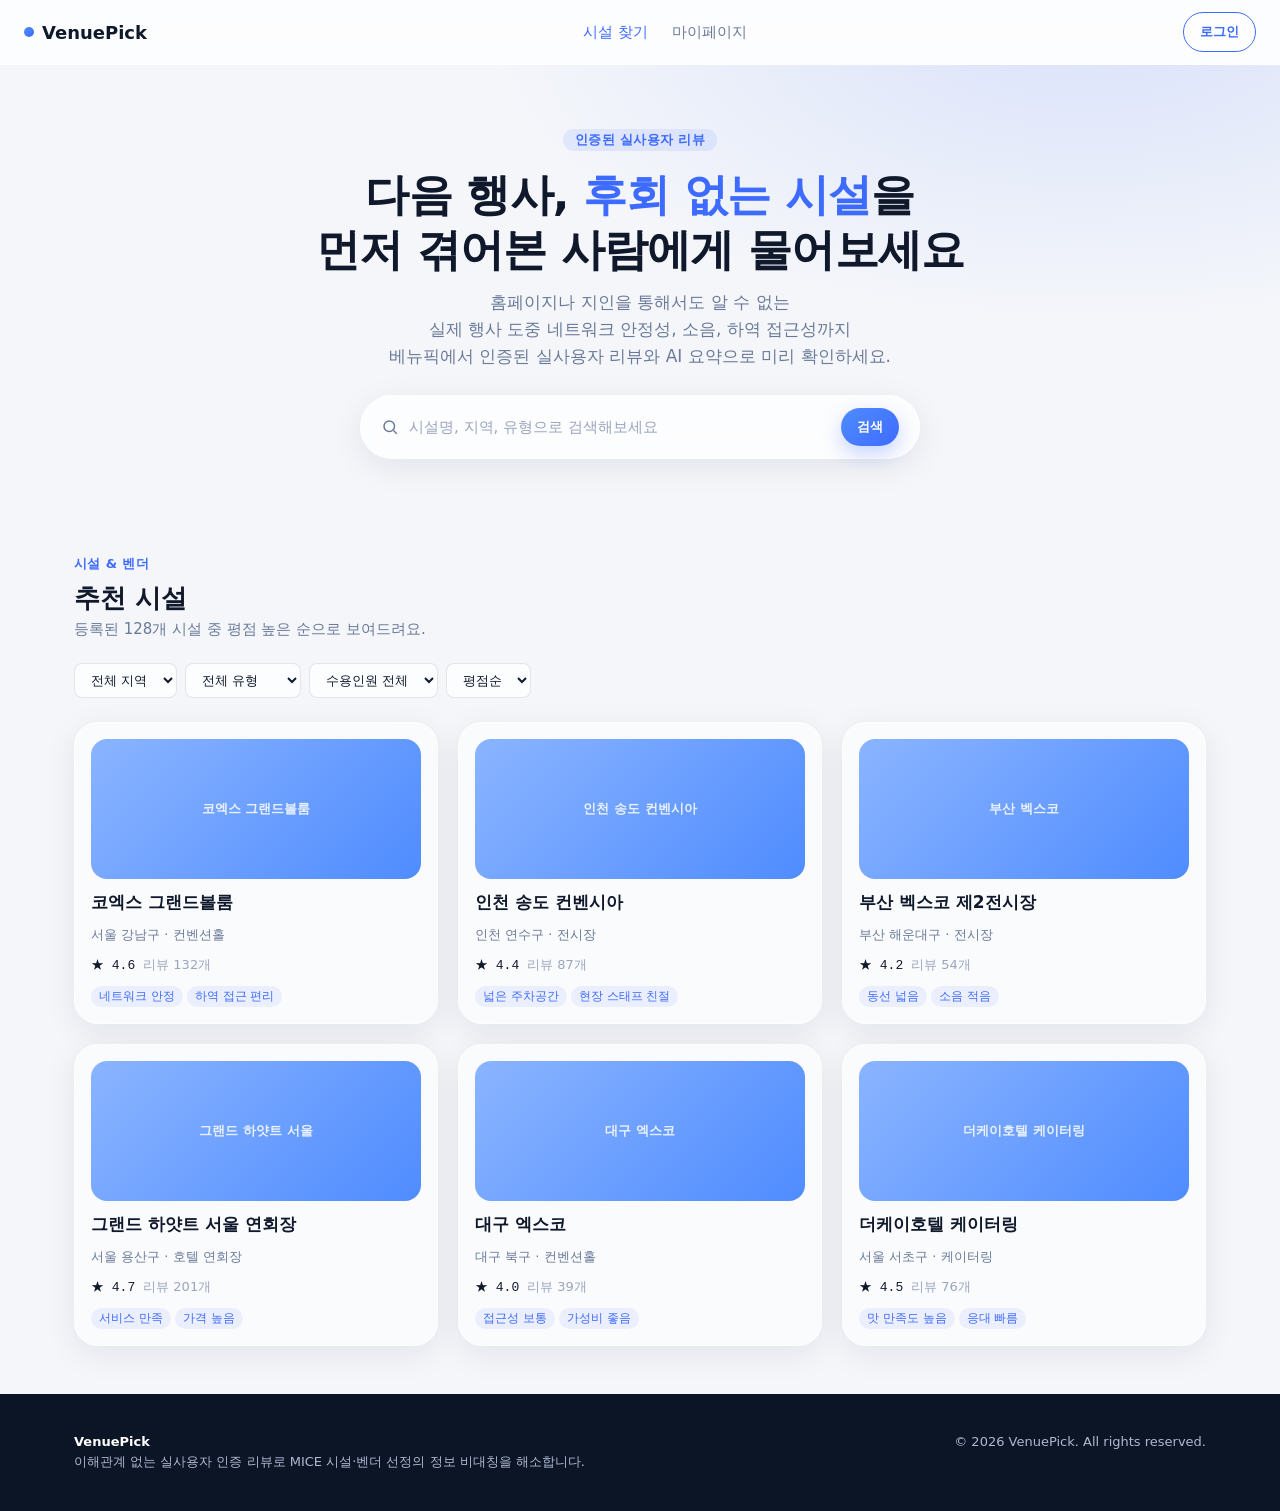
<file: 8:12베뉴픽/index.html>
<!doctype html>
<html lang="ko">
<head>
<meta charset="UTF-8" />
<meta name="viewport" content="width=device-width, initial-scale=1.0" />
<title>베뉴픽 | 이해관계 없는 실사용자 후기로 찾는 MICE 시설</title>
<meta name="description" content="PCO·이벤트 담당자를 위한 시설·벤더 비교 플랫폼. 인증된 실사용자 리뷰와 AI 요약으로 리스크 없는 선택을 하세요." />
<link rel="stylesheet" href="prototype/css/style.css" />
</head>
<body>

<nav class="nav-bar">
  <a href="index.html" class="nav-logo"><span class="dot"></span>VenuePick</a>
  <div class="nav-links">
    <a href="index.html" class="nav-link active">시설 찾기</a>
    <a href="prototype/mypage.html" class="nav-link">마이페이지</a>
  </div>
  <div class="nav-actions">
    <button class="btn btn-outline btn-sm">로그인</button>
  </div>
  <button class="nav-toggle" aria-label="메뉴 열기"></button>
</nav>

<header class="hero-band">
  <div class="hero-eyebrow">인증된 실사용자 리뷰</div>
  <h1 class="hero-title">다음 행사, <span>후회 없는 시설</span>을<br />먼저 겪어본 사람에게 물어보세요</h1>
  <p class="hero-sub">
    홈페이지나 지인을 통해서도 알 수 없는<br />
    실제 행사 도중 네트워크 안정성, 소음, 하역 접근성까지<br />
    베뉴픽에서 인증된 실사용자 리뷰와 AI 요약으로 미리 확인하세요.
  </p>
  <div class="hero-search-wrap">
    <div class="search-input">
      <svg width="18" height="18" viewBox="0 0 24 24" fill="none" stroke="currentColor" stroke-width="2"><circle cx="11" cy="11" r="7"/><path d="m21 21-4.3-4.3"/></svg>
      <input type="text" placeholder="시설명, 지역, 유형으로 검색해보세요" />
      <button class="btn btn-primary btn-sm">검색</button>
    </div>
  </div>
</header>

<main class="content-band">
  <div class="container">
    <div class="section-head">
      <div class="section-eyebrow">시설 & 벤더</div>
      <h2 class="section-title">추천 시설</h2>
      <p class="section-desc">등록된 128개 시설 중 평점 높은 순으로 보여드려요.</p>
    </div>

    <div class="filter-bar">
      <select class="filter-select">
        <option>전체 지역</option>
        <option>서울</option>
        <option>경기·인천</option>
        <option>부산</option>
        <option>대구·경북</option>
      </select>
      <select class="filter-select">
        <option>전체 유형</option>
        <option>컨벤션홀</option>
        <option>전시장</option>
        <option>케이터링</option>
        <option>호텔 연회장</option>
      </select>
      <select class="filter-select">
        <option>수용인원 전체</option>
        <option>~100명</option>
        <option>100~300명</option>
        <option>300~1000명</option>
        <option>1000명 이상</option>
      </select>
      <select class="filter-select">
        <option>평점순</option>
        <option>최신순</option>
      </select>
    </div>

    <div class="facility-grid" style="margin-top:24px;">

      <a href="prototype/facility.html" class="glass-card card-facility fade-up" style="text-decoration:none; color:inherit;">
        <div class="thumb">코엑스 그랜드볼룸</div>
        <h3 class="name">코엑스 그랜드볼룸</h3>
        <div class="region">서울 강남구 · 컨벤션홀</div>
        <div class="meta-row">
          <span class="rating-num">★ 4.6</span>
          <span class="review-count">리뷰 132개</span>
        </div>
        <div class="tag-row">
          <span class="tag-chip">네트워크 안정</span>
          <span class="tag-chip">하역 접근 편리</span>
        </div>
      </a>

      <a href="prototype/facility.html" class="glass-card card-facility fade-up" style="text-decoration:none; color:inherit;">
        <div class="thumb">인천 송도 컨벤시아</div>
        <h3 class="name">인천 송도 컨벤시아</h3>
        <div class="region">인천 연수구 · 전시장</div>
        <div class="meta-row">
          <span class="rating-num">★ 4.4</span>
          <span class="review-count">리뷰 87개</span>
        </div>
        <div class="tag-row">
          <span class="tag-chip">넓은 주차공간</span>
          <span class="tag-chip">현장 스태프 친절</span>
        </div>
      </a>

      <a href="prototype/facility.html" class="glass-card card-facility fade-up" style="text-decoration:none; color:inherit;">
        <div class="thumb">부산 벡스코</div>
        <h3 class="name">부산 벡스코 제2전시장</h3>
        <div class="region">부산 해운대구 · 전시장</div>
        <div class="meta-row">
          <span class="rating-num">★ 4.2</span>
          <span class="review-count">리뷰 54개</span>
        </div>
        <div class="tag-row">
          <span class="tag-chip">동선 넓음</span>
          <span class="tag-chip">소음 적음</span>
        </div>
      </a>

      <a href="prototype/facility.html" class="glass-card card-facility fade-up" style="text-decoration:none; color:inherit;">
        <div class="thumb">그랜드 하얏트 서울</div>
        <h3 class="name">그랜드 하얏트 서울 연회장</h3>
        <div class="region">서울 용산구 · 호텔 연회장</div>
        <div class="meta-row">
          <span class="rating-num">★ 4.7</span>
          <span class="review-count">리뷰 201개</span>
        </div>
        <div class="tag-row">
          <span class="tag-chip">서비스 만족</span>
          <span class="tag-chip">가격 높음</span>
        </div>
      </a>

      <a href="prototype/facility.html" class="glass-card card-facility fade-up" style="text-decoration:none; color:inherit;">
        <div class="thumb">대구 엑스코</div>
        <h3 class="name">대구 엑스코</h3>
        <div class="region">대구 북구 · 컨벤션홀</div>
        <div class="meta-row">
          <span class="rating-num">★ 4.0</span>
          <span class="review-count">리뷰 39개</span>
        </div>
        <div class="tag-row">
          <span class="tag-chip">접근성 보통</span>
          <span class="tag-chip">가성비 좋음</span>
        </div>
      </a>

      <a href="prototype/facility.html" class="glass-card card-facility fade-up" style="text-decoration:none; color:inherit;">
        <div class="thumb">더케이호텔 케이터링</div>
        <h3 class="name">더케이호텔 케이터링</h3>
        <div class="region">서울 서초구 · 케이터링</div>
        <div class="meta-row">
          <span class="rating-num">★ 4.5</span>
          <span class="review-count">리뷰 76개</span>
        </div>
        <div class="tag-row">
          <span class="tag-chip">맛 만족도 높음</span>
          <span class="tag-chip">응대 빠름</span>
        </div>
      </a>

    </div>

    <!-- 검색 결과 0건일 때 노출되는 empty-state 예시 (기본 숨김) -->
    <div class="glass-card empty-state" style="display:none; margin-top:24px;">
      <div class="icon">
        <svg width="24" height="24" viewBox="0 0 24 24" fill="none" stroke="currentColor" stroke-width="2"><circle cx="11" cy="11" r="7"/><path d="m21 21-4.3-4.3"/></svg>
      </div>
      <p>조건에 맞는 시설이 없어요</p>
      <button class="btn btn-outline btn-sm">필터 초기화</button>
    </div>
  </div>
</main>

<footer class="footer">
  <div class="container">
    <div>
      <div class="footer-brand">VenuePick</div>
      <div>이해관계 없는 실사용자 인증 리뷰로 MICE 시설·벤더 선정의 정보 비대칭을 해소합니다.</div>
    </div>
    <div>© 2026 VenuePick. All rights reserved.</div>
  </div>
</footer>

<script src="prototype/js/app.js"></script>
</body>
</html>
</file>
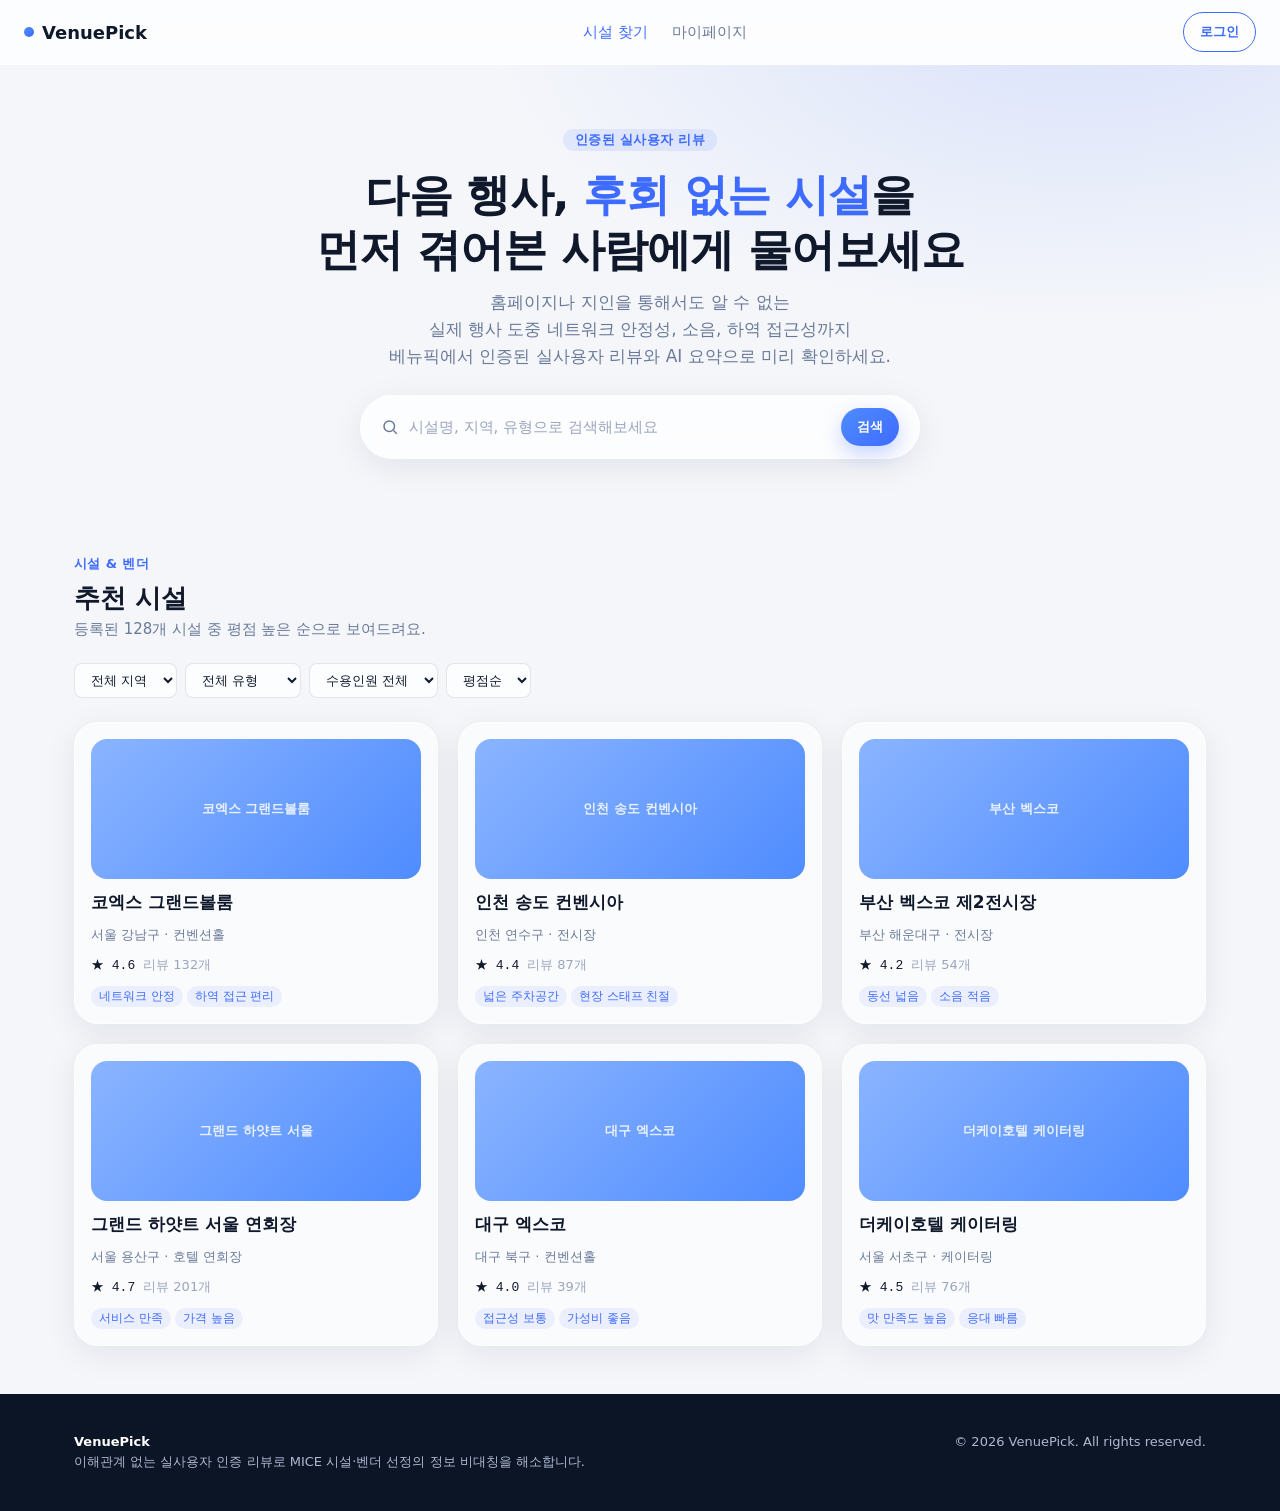
<file: 8:12베뉴픽/prototype/index.html>
<!doctype html>
<html lang="ko">
<head>
<meta charset="UTF-8" />
<meta name="viewport" content="width=device-width, initial-scale=1.0" />
<title>베뉴픽 | 이해관계 없는 실사용자 후기로 찾는 MICE 시설</title>
<meta name="description" content="PCO·이벤트 담당자를 위한 시설·벤더 비교 플랫폼. 인증된 실사용자 리뷰와 AI 요약으로 리스크 없는 선택을 하세요." />
<link rel="stylesheet" href="css/style.css" />
</head>
<body>

<nav class="nav-bar">
  <a href="index.html" class="nav-logo"><span class="dot"></span>VenuePick</a>
  <div class="nav-links">
    <a href="index.html" class="nav-link active">시설 찾기</a>
    <a href="mypage.html" class="nav-link">마이페이지</a>
  </div>
  <div class="nav-actions">
    <button class="btn btn-outline btn-sm">로그인</button>
  </div>
  <button class="nav-toggle" aria-label="메뉴 열기"></button>
</nav>

<header class="hero-band">
  <div class="hero-eyebrow">인증된 실사용자 리뷰</div>
  <h1 class="hero-title">다음 행사, <span>후회 없는 시설</span>을<br />먼저 겪어본 사람에게 물어보세요</h1>
  <p class="hero-sub">
    홈페이지나 지인을 통해서도 알 수 없는<br />
    실제 행사 도중 네트워크 안정성, 소음, 하역 접근성까지<br />
    베뉴픽에서 인증된 실사용자 리뷰와 AI 요약으로 미리 확인하세요.
  </p>
  <div class="hero-search-wrap">
    <div class="search-input">
      <svg width="18" height="18" viewBox="0 0 24 24" fill="none" stroke="currentColor" stroke-width="2"><circle cx="11" cy="11" r="7"/><path d="m21 21-4.3-4.3"/></svg>
      <input type="text" placeholder="시설명, 지역, 유형으로 검색해보세요" />
      <button class="btn btn-primary btn-sm">검색</button>
    </div>
  </div>
</header>

<main class="content-band">
  <div class="container">
    <div class="section-head">
      <div class="section-eyebrow">시설 & 벤더</div>
      <h2 class="section-title">추천 시설</h2>
      <p class="section-desc">등록된 128개 시설 중 평점 높은 순으로 보여드려요.</p>
    </div>

    <div class="filter-bar">
      <select class="filter-select">
        <option>전체 지역</option>
        <option>서울</option>
        <option>경기·인천</option>
        <option>부산</option>
        <option>대구·경북</option>
      </select>
      <select class="filter-select">
        <option>전체 유형</option>
        <option>컨벤션홀</option>
        <option>전시장</option>
        <option>케이터링</option>
        <option>호텔 연회장</option>
      </select>
      <select class="filter-select">
        <option>수용인원 전체</option>
        <option>~100명</option>
        <option>100~300명</option>
        <option>300~1000명</option>
        <option>1000명 이상</option>
      </select>
      <select class="filter-select">
        <option>평점순</option>
        <option>최신순</option>
      </select>
    </div>

    <div class="facility-grid" style="margin-top:24px;">

      <a href="facility.html" class="glass-card card-facility fade-up" style="text-decoration:none; color:inherit;">
        <div class="thumb">코엑스 그랜드볼룸</div>
        <h3 class="name">코엑스 그랜드볼룸</h3>
        <div class="region">서울 강남구 · 컨벤션홀</div>
        <div class="meta-row">
          <span class="rating-num">★ 4.6</span>
          <span class="review-count">리뷰 132개</span>
        </div>
        <div class="tag-row">
          <span class="tag-chip">네트워크 안정</span>
          <span class="tag-chip">하역 접근 편리</span>
        </div>
      </a>

      <a href="facility.html" class="glass-card card-facility fade-up" style="text-decoration:none; color:inherit;">
        <div class="thumb">인천 송도 컨벤시아</div>
        <h3 class="name">인천 송도 컨벤시아</h3>
        <div class="region">인천 연수구 · 전시장</div>
        <div class="meta-row">
          <span class="rating-num">★ 4.4</span>
          <span class="review-count">리뷰 87개</span>
        </div>
        <div class="tag-row">
          <span class="tag-chip">넓은 주차공간</span>
          <span class="tag-chip">현장 스태프 친절</span>
        </div>
      </a>

      <a href="facility.html" class="glass-card card-facility fade-up" style="text-decoration:none; color:inherit;">
        <div class="thumb">부산 벡스코</div>
        <h3 class="name">부산 벡스코 제2전시장</h3>
        <div class="region">부산 해운대구 · 전시장</div>
        <div class="meta-row">
          <span class="rating-num">★ 4.2</span>
          <span class="review-count">리뷰 54개</span>
        </div>
        <div class="tag-row">
          <span class="tag-chip">동선 넓음</span>
          <span class="tag-chip">소음 적음</span>
        </div>
      </a>

      <a href="facility.html" class="glass-card card-facility fade-up" style="text-decoration:none; color:inherit;">
        <div class="thumb">그랜드 하얏트 서울</div>
        <h3 class="name">그랜드 하얏트 서울 연회장</h3>
        <div class="region">서울 용산구 · 호텔 연회장</div>
        <div class="meta-row">
          <span class="rating-num">★ 4.7</span>
          <span class="review-count">리뷰 201개</span>
        </div>
        <div class="tag-row">
          <span class="tag-chip">서비스 만족</span>
          <span class="tag-chip">가격 높음</span>
        </div>
      </a>

      <a href="facility.html" class="glass-card card-facility fade-up" style="text-decoration:none; color:inherit;">
        <div class="thumb">대구 엑스코</div>
        <h3 class="name">대구 엑스코</h3>
        <div class="region">대구 북구 · 컨벤션홀</div>
        <div class="meta-row">
          <span class="rating-num">★ 4.0</span>
          <span class="review-count">리뷰 39개</span>
        </div>
        <div class="tag-row">
          <span class="tag-chip">접근성 보통</span>
          <span class="tag-chip">가성비 좋음</span>
        </div>
      </a>

      <a href="facility.html" class="glass-card card-facility fade-up" style="text-decoration:none; color:inherit;">
        <div class="thumb">더케이호텔 케이터링</div>
        <h3 class="name">더케이호텔 케이터링</h3>
        <div class="region">서울 서초구 · 케이터링</div>
        <div class="meta-row">
          <span class="rating-num">★ 4.5</span>
          <span class="review-count">리뷰 76개</span>
        </div>
        <div class="tag-row">
          <span class="tag-chip">맛 만족도 높음</span>
          <span class="tag-chip">응대 빠름</span>
        </div>
      </a>

    </div>

    <!-- 검색 결과 0건일 때 노출되는 empty-state 예시 (기본 숨김) -->
    <div class="glass-card empty-state" style="display:none; margin-top:24px;">
      <div class="icon">
        <svg width="24" height="24" viewBox="0 0 24 24" fill="none" stroke="currentColor" stroke-width="2"><circle cx="11" cy="11" r="7"/><path d="m21 21-4.3-4.3"/></svg>
      </div>
      <p>조건에 맞는 시설이 없어요</p>
      <button class="btn btn-outline btn-sm">필터 초기화</button>
    </div>
  </div>
</main>

<footer class="footer">
  <div class="container">
    <div>
      <div class="footer-brand">VenuePick</div>
      <div>이해관계 없는 실사용자 인증 리뷰로 MICE 시설·벤더 선정의 정보 비대칭을 해소합니다.</div>
    </div>
    <div>© 2026 VenuePick. All rights reserved.</div>
  </div>
</footer>

<script src="js/app.js"></script>
</body>
</html>
</file>
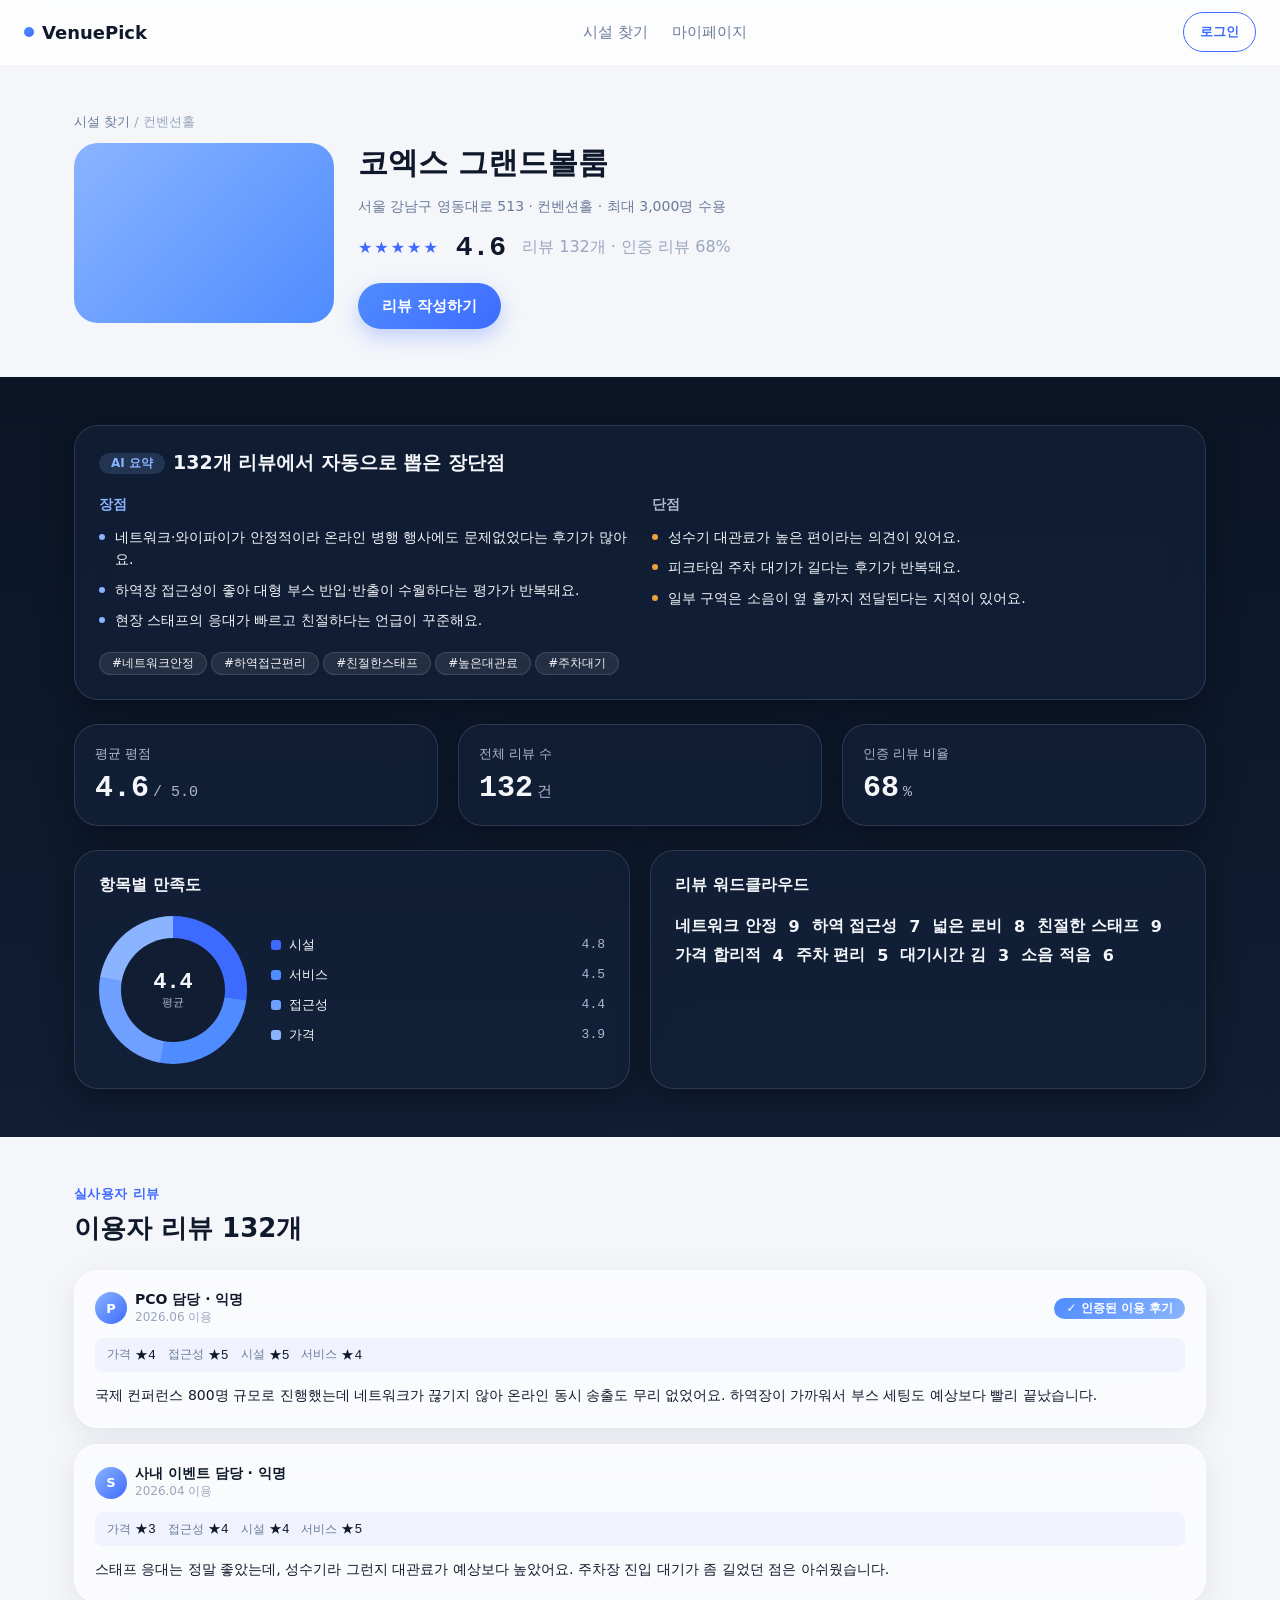
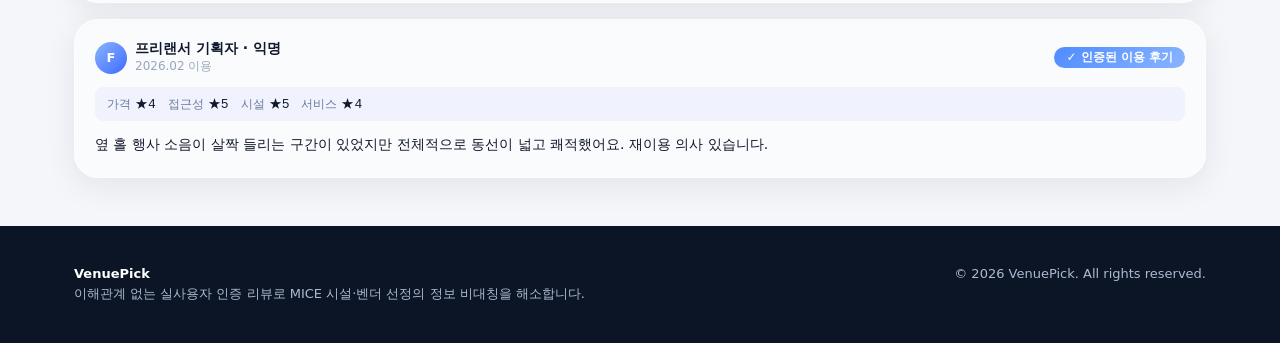
<file: 8:12베뉴픽/prototype/facility.html>
<!doctype html>
<html lang="ko">
<head>
<meta charset="UTF-8" />
<meta name="viewport" content="width=device-width, initial-scale=1.0" />
<title>코엑스 그랜드볼룸 | 베뉴픽</title>
<meta name="description" content="코엑스 그랜드볼룸 실사용자 인증 리뷰, AI 장단점 요약, 항목별 만족도 대시보드." />
<link rel="stylesheet" href="css/style.css" />
</head>
<body>

<nav class="nav-bar">
  <a href="index.html" class="nav-logo"><span class="dot"></span>VenuePick</a>
  <div class="nav-links">
    <a href="index.html" class="nav-link">시설 찾기</a>
    <a href="mypage.html" class="nav-link">마이페이지</a>
  </div>
  <div class="nav-actions">
    <button class="btn btn-outline btn-sm">로그인</button>
  </div>
  <button class="nav-toggle" aria-label="메뉴 열기"></button>
</nav>

<!-- 기본 정보 (라이트) -->
<main class="content-band">
  <div class="container">
    <div class="breadcrumb"><a href="index.html">시설 찾기</a> / 컨벤션홀</div>

    <div class="detail-header">
      <div class="detail-thumb"></div>
      <div class="detail-info">
        <h1 class="detail-title">코엑스 그랜드볼룸</h1>
        <p class="detail-sub">서울 강남구 영동대로 513 · 컨벤션홀 · 최대 3,000명 수용</p>
        <div class="detail-rating-row">
          <span class="stars">★★★★★</span>
          <span class="rating-num lg">4.6</span>
          <span class="review-count">리뷰 132개 · 인증 리뷰 68%</span>
        </div>
        <button class="btn btn-primary" data-open-review-modal>리뷰 작성하기</button>
      </div>
    </div>
  </div>
</main>

<!-- AI 요약 + 대시보드 (다크) -->
<section class="content-band-dark">
  <div class="container">

    <div class="glass-card-dark ai-summary-card fade-up">
      <div class="ai-summary-head">
        <span class="badge-ai">AI 요약</span>
        <h3>132개 리뷰에서 자동으로 뽑은 장단점</h3>
      </div>
      <div class="ai-summary-grid">
        <div class="ai-col pros">
          <h4>장점</h4>
          <ul>
            <li>네트워크·와이파이가 안정적이라 온라인 병행 행사에도 문제없었다는 후기가 많아요.</li>
            <li>하역장 접근성이 좋아 대형 부스 반입·반출이 수월하다는 평가가 반복돼요.</li>
            <li>현장 스태프의 응대가 빠르고 친절하다는 언급이 꾸준해요.</li>
          </ul>
        </div>
        <div class="ai-col cons">
          <h4>단점</h4>
          <ul>
            <li>성수기 대관료가 높은 편이라는 의견이 있어요.</li>
            <li>피크타임 주차 대기가 길다는 후기가 반복돼요.</li>
            <li>일부 구역은 소음이 옆 홀까지 전달된다는 지적이 있어요.</li>
          </ul>
        </div>
      </div>
      <div class="ai-keywords">
        <span class="ai-keyword">#네트워크안정</span>
        <span class="ai-keyword">#하역접근편리</span>
        <span class="ai-keyword">#친절한스태프</span>
        <span class="ai-keyword">#높은대관료</span>
        <span class="ai-keyword">#주차대기</span>
      </div>
    </div>

    <div class="stat-grid" style="margin-top:24px;">
      <div class="glass-card-dark stat-card fade-up">
        <div class="stat-label">평균 평점</div>
        <div class="stat-value">4.6<small>/ 5.0</small></div>
      </div>
      <div class="glass-card-dark stat-card fade-up">
        <div class="stat-label">전체 리뷰 수</div>
        <div class="stat-value">132<small>건</small></div>
      </div>
      <div class="glass-card-dark stat-card fade-up">
        <div class="stat-label">인증 리뷰 비율</div>
        <div class="stat-value">68<small>%</small></div>
      </div>
    </div>

    <div class="insight-grid">
      <div class="glass-card-dark chart-card fade-up" data-donut>
        <h4>항목별 만족도</h4>
        <div class="donut-wrap">
          <div class="donut" data-segments='[
            {"label":"시설","value":4.8,"color":"#3e6bff"},
            {"label":"서비스","value":4.5,"color":"#4f8cff"},
            {"label":"접근성","value":4.4,"color":"#6fa0ff"},
            {"label":"가격","value":3.9,"color":"#8ab4ff"}
          ]'>
            <div class="donut-center"><div class="num">4.4</div><div class="lbl">평균</div></div>
          </div>
          <div class="donut-legend"></div>
        </div>
      </div>

      <div class="glass-card-dark wordcloud-card fade-up">
        <h4>리뷰 워드클라우드</h4>
        <div class="wordcloud" data-words="네트워크 안정,9,하역 접근성,7,넓은 로비,8,친절한 스태프,9,가격 합리적,4,주차 편리,5,대기시간 김,3,소음 적음,6"></div>
      </div>
    </div>
  </div>
</section>

<!-- 리뷰 리스트 (라이트) -->
<section class="content-band">
  <div class="container">
    <div class="section-head">
      <div class="section-eyebrow">실사용자 리뷰</div>
      <h2 class="section-title">이용자 리뷰 132개</h2>
    </div>

    <div class="review-list">

      <div class="glass-card review-card fade-up">
        <div class="review-top">
          <div class="review-author">
            <div class="avatar">P</div>
            <div>
              <div class="review-name">PCO 담당 · 익명</div>
              <div class="review-meta">2026.06 이용</div>
            </div>
          </div>
          <span class="badge-verified">✓ 인증된 이용 후기</span>
        </div>
        <div class="review-rating-row">
          <span class="rating-chip">가격 <span class="rating-num">★4</span></span>
          <span class="rating-chip">접근성 <span class="rating-num">★5</span></span>
          <span class="rating-chip">시설 <span class="rating-num">★5</span></span>
          <span class="rating-chip">서비스 <span class="rating-num">★4</span></span>
        </div>
        <p class="review-body">국제 컨퍼런스 800명 규모로 진행했는데 네트워크가 끊기지 않아 온라인 동시 송출도 무리 없었어요. 하역장이 가까워서 부스 세팅도 예상보다 빨리 끝났습니다.</p>
      </div>

      <div class="glass-card review-card fade-up">
        <div class="review-top">
          <div class="review-author">
            <div class="avatar">S</div>
            <div>
              <div class="review-name">사내 이벤트 담당 · 익명</div>
              <div class="review-meta">2026.04 이용</div>
            </div>
          </div>
        </div>
        <div class="review-rating-row">
          <span class="rating-chip">가격 <span class="rating-num">★3</span></span>
          <span class="rating-chip">접근성 <span class="rating-num">★4</span></span>
          <span class="rating-chip">시설 <span class="rating-num">★4</span></span>
          <span class="rating-chip">서비스 <span class="rating-num">★5</span></span>
        </div>
        <p class="review-body">스태프 응대는 정말 좋았는데, 성수기라 그런지 대관료가 예상보다 높았어요. 주차장 진입 대기가 좀 길었던 점은 아쉬웠습니다.</p>
      </div>

      <div class="glass-card review-card fade-up">
        <div class="review-top">
          <div class="review-author">
            <div class="avatar">F</div>
            <div>
              <div class="review-name">프리랜서 기획자 · 익명</div>
              <div class="review-meta">2026.02 이용</div>
            </div>
          </div>
          <span class="badge-verified">✓ 인증된 이용 후기</span>
        </div>
        <div class="review-rating-row">
          <span class="rating-chip">가격 <span class="rating-num">★4</span></span>
          <span class="rating-chip">접근성 <span class="rating-num">★5</span></span>
          <span class="rating-chip">시설 <span class="rating-num">★5</span></span>
          <span class="rating-chip">서비스 <span class="rating-num">★4</span></span>
        </div>
        <p class="review-body">옆 홀 행사 소음이 살짝 들리는 구간이 있었지만 전체적으로 동선이 넓고 쾌적했어요. 재이용 의사 있습니다.</p>
      </div>

    </div>
  </div>
</section>

<footer class="footer">
  <div class="container">
    <div>
      <div class="footer-brand">VenuePick</div>
      <div>이해관계 없는 실사용자 인증 리뷰로 MICE 시설·벤더 선정의 정보 비대칭을 해소합니다.</div>
    </div>
    <div>© 2026 VenuePick. All rights reserved.</div>
  </div>
</footer>

<!-- 리뷰 작성 모달 -->
<div class="modal-overlay" id="reviewModal">
  <div class="modal-review">
    <div class="modal-head">
      <h3>리뷰 작성</h3>
      <button class="modal-close" data-close-modal aria-label="닫기">×</button>
    </div>

    <div class="form-group">
      <label class="form-label">카테고리별 평점</label>
      <div class="rating-input-row">
        <span class="cat-name">가격</span>
        <div class="star-picker" data-value="0">
          <button type="button">★</button><button type="button">★</button><button type="button">★</button><button type="button">★</button><button type="button">★</button>
        </div>
      </div>
      <div class="rating-input-row">
        <span class="cat-name">접근성</span>
        <div class="star-picker" data-value="0">
          <button type="button">★</button><button type="button">★</button><button type="button">★</button><button type="button">★</button><button type="button">★</button>
        </div>
      </div>
      <div class="rating-input-row">
        <span class="cat-name">시설</span>
        <div class="star-picker" data-value="0">
          <button type="button">★</button><button type="button">★</button><button type="button">★</button><button type="button">★</button><button type="button">★</button>
        </div>
      </div>
      <div class="rating-input-row">
        <span class="cat-name">서비스</span>
        <div class="star-picker" data-value="0">
          <button type="button">★</button><button type="button">★</button><button type="button">★</button><button type="button">★</button><button type="button">★</button>
        </div>
      </div>
    </div>

    <div class="form-group">
      <label class="form-label" for="reviewText">이용 경험을 남겨주세요 (최소 20자)</label>
      <textarea class="form-textarea" id="reviewText" placeholder="예: 네트워크가 안정적이었고, 하역장 접근이 편리했어요..."></textarea>
      <div class="char-counter">0 / 20자 이상</div>
    </div>

    <div class="form-group">
      <label class="form-label">이용 시기</label>
      <input type="month" class="filter-select" style="width:100%;" />
    </div>

    <div class="form-group">
      <label class="form-label">영수증·계약서 첨부 (선택 — 첨부 시 인증 뱃지 부여)</label>
      <label class="form-file">
        📎 파일을 선택하거나 여기로 끌어다 놓으세요
        <input type="file" class="form-file-input" accept="image/*,.pdf" hidden />
      </label>
      <div class="file-hint">이미지 또는 PDF, 5MB 이하</div>
      <div class="file-error"></div>
    </div>

    <div class="modal-actions">
      <button class="btn btn-ghost" data-close-modal>취소</button>
      <button class="btn btn-primary" data-submit-review disabled>제출하기</button>
    </div>
  </div>
</div>

<script src="js/app.js"></script>
</body>
</html>
</file>
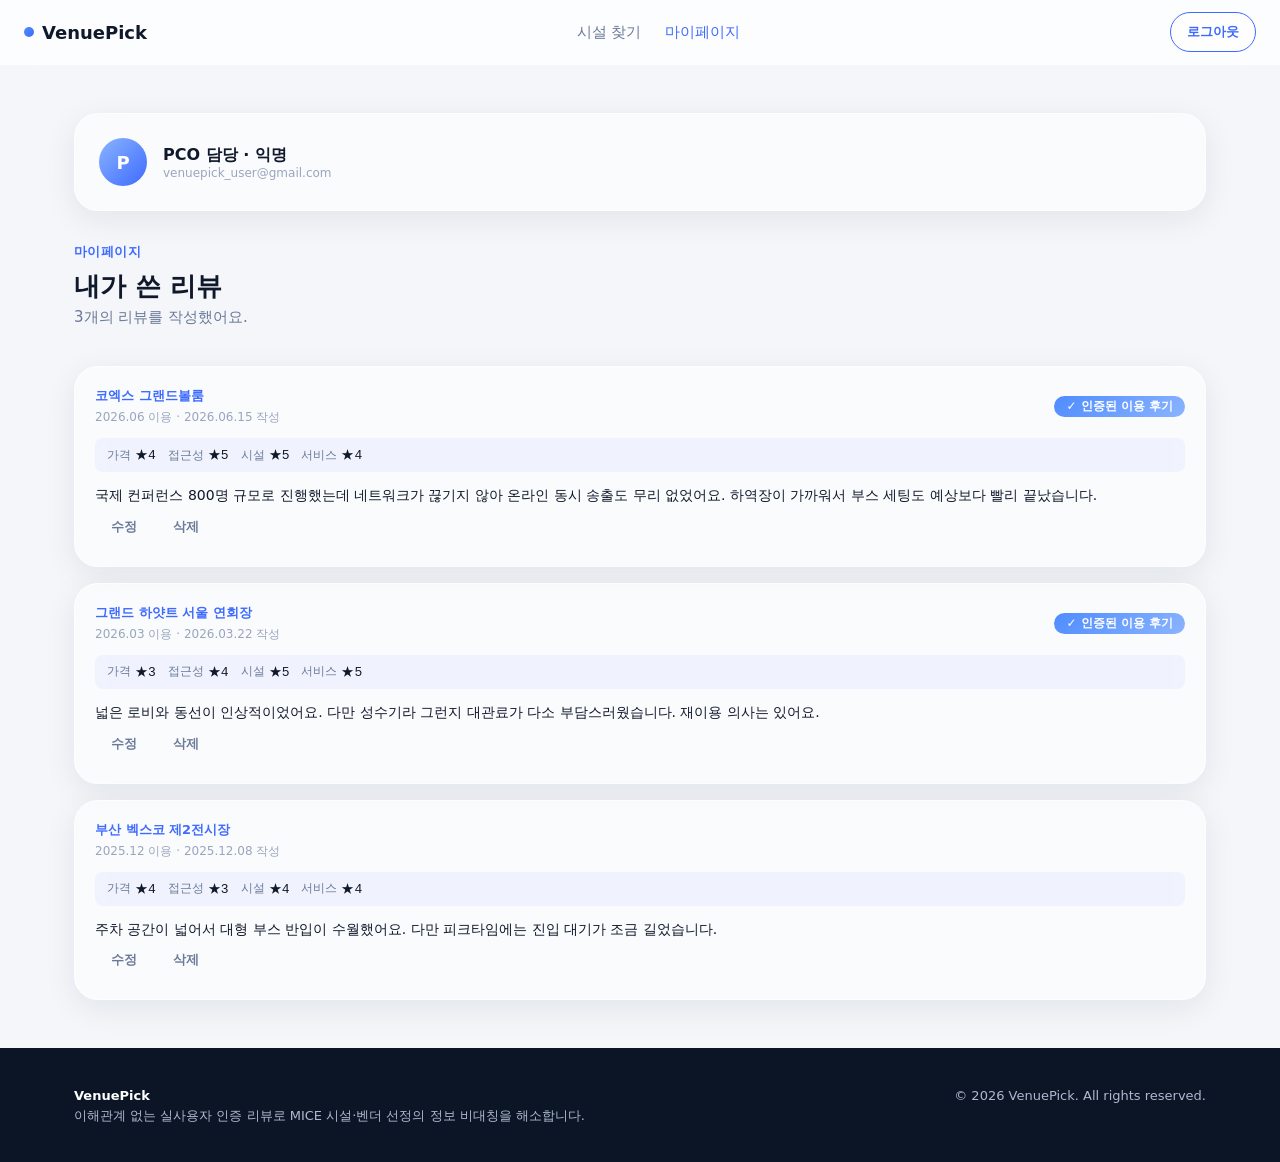
<file: 8:12베뉴픽/prototype/mypage.html>
<!doctype html>
<html lang="ko">
<head>
<meta charset="UTF-8" />
<meta name="viewport" content="width=device-width, initial-scale=1.0" />
<title>마이페이지 | 베뉴픽</title>
<meta name="description" content="내가 작성한 리뷰를 모아보고 수정·삭제할 수 있어요." />
<link rel="stylesheet" href="css/style.css" />
</head>
<body>

<nav class="nav-bar">
  <a href="index.html" class="nav-logo"><span class="dot"></span>VenuePick</a>
  <div class="nav-links">
    <a href="index.html" class="nav-link">시설 찾기</a>
    <a href="mypage.html" class="nav-link active">마이페이지</a>
  </div>
  <div class="nav-actions">
    <button class="btn btn-outline btn-sm">로그아웃</button>
  </div>
  <button class="nav-toggle" aria-label="메뉴 열기"></button>
</nav>

<main class="content-band">
  <div class="container">

    <div class="glass-card" style="padding:24px; display:flex; align-items:center; gap:16px; margin-bottom:32px;">
      <div class="avatar" style="width:48px; height:48px; font-size:18px;">P</div>
      <div>
        <div class="review-name" style="font-size:16px;">PCO 담당 · 익명</div>
        <div class="review-meta">venuepick_user@gmail.com</div>
      </div>
    </div>

    <div class="mypage-header">
      <div>
        <div class="section-eyebrow">마이페이지</div>
        <h2 class="section-title">내가 쓴 리뷰</h2>
        <p class="section-desc"><span id="myReviewCount">3</span>개의 리뷰를 작성했어요.</p>
      </div>
    </div>

    <div class="review-list" id="myReviewList">

      <div class="glass-card my-review-card fade-up"
           data-price="4" data-access="5" data-facility="5" data-service="4"
           data-month="2026-06"
           data-text="국제 컨퍼런스 800명 규모로 진행했는데 네트워크가 끊기지 않아 온라인 동시 송출도 무리 없었어요. 하역장이 가까워서 부스 세팅도 예상보다 빨리 끝났습니다.">
        <div class="review-top">
          <div>
            <div class="my-review-facility"><a href="facility.html">코엑스 그랜드볼룸</a></div>
            <div class="review-meta">2026.06 이용 · 2026.06.15 작성</div>
          </div>
          <span class="badge-verified">✓ 인증된 이용 후기</span>
        </div>
        <div class="review-rating-row">
          <span class="rating-chip">가격 <span class="rating-num">★4</span></span>
          <span class="rating-chip">접근성 <span class="rating-num">★5</span></span>
          <span class="rating-chip">시설 <span class="rating-num">★5</span></span>
          <span class="rating-chip">서비스 <span class="rating-num">★4</span></span>
        </div>
        <p class="review-body">국제 컨퍼런스 800명 규모로 진행했는데 네트워크가 끊기지 않아 온라인 동시 송출도 무리 없었어요. 하역장이 가까워서 부스 세팅도 예상보다 빨리 끝났습니다.</p>
        <div class="my-review-actions">
          <button class="btn btn-ghost btn-sm" data-edit-review>수정</button>
          <button class="btn btn-ghost btn-sm danger" data-delete-review>삭제</button>
        </div>
      </div>

      <div class="glass-card my-review-card fade-up"
           data-price="3" data-access="4" data-facility="5" data-service="5"
           data-month="2026-03"
           data-text="넓은 로비와 동선이 인상적이었어요. 다만 성수기라 그런지 대관료가 다소 부담스러웠습니다. 재이용 의사는 있어요.">
        <div class="review-top">
          <div>
            <div class="my-review-facility"><a href="facility.html">그랜드 하얏트 서울 연회장</a></div>
            <div class="review-meta">2026.03 이용 · 2026.03.22 작성</div>
          </div>
          <span class="badge-verified">✓ 인증된 이용 후기</span>
        </div>
        <div class="review-rating-row">
          <span class="rating-chip">가격 <span class="rating-num">★3</span></span>
          <span class="rating-chip">접근성 <span class="rating-num">★4</span></span>
          <span class="rating-chip">시설 <span class="rating-num">★5</span></span>
          <span class="rating-chip">서비스 <span class="rating-num">★5</span></span>
        </div>
        <p class="review-body">넓은 로비와 동선이 인상적이었어요. 다만 성수기라 그런지 대관료가 다소 부담스러웠습니다. 재이용 의사는 있어요.</p>
        <div class="my-review-actions">
          <button class="btn btn-ghost btn-sm" data-edit-review>수정</button>
          <button class="btn btn-ghost btn-sm danger" data-delete-review>삭제</button>
        </div>
      </div>

      <div class="glass-card my-review-card fade-up"
           data-price="4" data-access="3" data-facility="4" data-service="4"
           data-month="2025-12"
           data-text="주차 공간이 넓어서 대형 부스 반입이 수월했어요. 다만 피크타임에는 진입 대기가 조금 길었습니다.">
        <div class="review-top">
          <div>
            <div class="my-review-facility"><a href="facility.html">부산 벡스코 제2전시장</a></div>
            <div class="review-meta">2025.12 이용 · 2025.12.08 작성</div>
          </div>
        </div>
        <div class="review-rating-row">
          <span class="rating-chip">가격 <span class="rating-num">★4</span></span>
          <span class="rating-chip">접근성 <span class="rating-num">★3</span></span>
          <span class="rating-chip">시설 <span class="rating-num">★4</span></span>
          <span class="rating-chip">서비스 <span class="rating-num">★4</span></span>
        </div>
        <p class="review-body">주차 공간이 넓어서 대형 부스 반입이 수월했어요. 다만 피크타임에는 진입 대기가 조금 길었습니다.</p>
        <div class="my-review-actions">
          <button class="btn btn-ghost btn-sm" data-edit-review>수정</button>
          <button class="btn btn-ghost btn-sm danger" data-delete-review>삭제</button>
        </div>
      </div>

    </div>

    <div class="glass-card empty-state" id="myEmptyState" style="display:none; margin-top:24px;">
      <div class="icon">
        <svg width="24" height="24" viewBox="0 0 24 24" fill="none" stroke="currentColor" stroke-width="2"><path d="M12 20h9"/><path d="M16.5 3.5a2.1 2.1 0 0 1 3 3L7 19l-4 1 1-4Z"/></svg>
      </div>
      <p>아직 작성한 리뷰가 없어요</p>
      <a href="index.html" class="btn btn-outline btn-sm">시설 둘러보기</a>
    </div>

  </div>
</main>

<footer class="footer">
  <div class="container">
    <div>
      <div class="footer-brand">VenuePick</div>
      <div>이해관계 없는 실사용자 인증 리뷰로 MICE 시설·벤더 선정의 정보 비대칭을 해소합니다.</div>
    </div>
    <div>© 2026 VenuePick. All rights reserved.</div>
  </div>
</footer>

<!-- 리뷰 수정 모달 -->
<div class="modal-overlay" id="editReviewModal">
  <div class="modal-review">
    <div class="modal-head">
      <h3>리뷰 수정</h3>
      <button class="modal-close" data-close-edit-modal aria-label="닫기">×</button>
    </div>

    <div class="form-group">
      <label class="form-label">카테고리별 평점</label>
      <div class="rating-input-row">
        <span class="cat-name">가격</span>
        <div class="star-picker" data-key="price" data-value="0">
          <button type="button">★</button><button type="button">★</button><button type="button">★</button><button type="button">★</button><button type="button">★</button>
        </div>
      </div>
      <div class="rating-input-row">
        <span class="cat-name">접근성</span>
        <div class="star-picker" data-key="access" data-value="0">
          <button type="button">★</button><button type="button">★</button><button type="button">★</button><button type="button">★</button><button type="button">★</button>
        </div>
      </div>
      <div class="rating-input-row">
        <span class="cat-name">시설</span>
        <div class="star-picker" data-key="facility" data-value="0">
          <button type="button">★</button><button type="button">★</button><button type="button">★</button><button type="button">★</button><button type="button">★</button>
        </div>
      </div>
      <div class="rating-input-row">
        <span class="cat-name">서비스</span>
        <div class="star-picker" data-key="service" data-value="0">
          <button type="button">★</button><button type="button">★</button><button type="button">★</button><button type="button">★</button><button type="button">★</button>
        </div>
      </div>
    </div>

    <div class="form-group">
      <label class="form-label" for="editReviewText">이용 경험을 남겨주세요 (최소 20자)</label>
      <textarea class="form-textarea" id="editReviewText" placeholder="예: 네트워크가 안정적이었고, 하역장 접근이 편리했어요..."></textarea>
      <div class="char-counter">0 / 20자 이상</div>
    </div>

    <div class="form-group">
      <label class="form-label">이용 시기</label>
      <input type="month" class="filter-select" id="editReviewMonth" style="width:100%;" />
    </div>

    <div class="modal-actions">
      <button class="btn btn-ghost" data-close-edit-modal>취소</button>
      <button class="btn btn-primary" data-submit-edit disabled>저장하기</button>
    </div>
  </div>
</div>

<script src="js/app.js"></script>
</body>
</html>
</file>
<file: 8:12베뉴픽/prototype/css/style.css>
/* ============================================================
   VenuePick — design-system.md 기반 토큰 + 컴포넌트 스타일
   ============================================================ */

:root {
  /* colors */
  --primary: #3e6bff;
  --primary-soft: #4f8cff;
  --primary-tint: #8ab4ff;
  --primary-pale: #c3d6ff;
  --on-primary: #ffffff;
  --ink: #10192b;
  --ink-strong: #0b1526;
  --body: #6b7a99;
  --mute: #9aa5bd;
  --hairline: rgba(16, 25, 43, 0.1);
  --hairline-dark: rgba(255, 255, 255, 0.12);
  --base-bg: #f4f6fa;
  --deep-bg: #0b1526;
  --deep-bg-soft: #101d33;
  --glass-light: rgba(255, 255, 255, 0.55);
  --glass-light-strong: rgba(255, 255, 255, 0.75);
  --glass-dark: rgba(20, 35, 60, 0.55);
  --glass-border-light: rgba(255, 255, 255, 0.6);
  --glass-border-dark: rgba(255, 255, 255, 0.12);
  --warning: #e8a33d;
  --warning-bg: rgba(232, 163, 61, 0.14);
  --on-dark-ink: #f4f6fa;
  --on-dark-body: #aeb9d1;

  /* radius */
  --radius-sm: 8px;
  --radius-md: 16px;
  --radius-lg: 24px;
  --radius-pill: 9999px;

  /* spacing */
  --space-xxs: 2px;
  --space-xs: 4px;
  --space-sm: 8px;
  --space-md: 12px;
  --space-lg: 16px;
  --space-xl: 20px;
  --space-2xl: 24px;
  --space-3xl: 32px;
  --space-4xl: 40px;
  --space-5xl: 48px;
  --space-6xl: 64px;

  /* elevation */
  --shadow-glass: 0 8px 32px rgba(16, 25, 43, 0.08);
  --shadow-glass-hover: 0 16px 40px rgba(16, 25, 43, 0.14);
  --shadow-glass-dark: 0 8px 32px rgba(0, 0, 0, 0.35);
  --shadow-glass-dark-hover: 0 16px 40px rgba(0, 0, 0, 0.45);
  --shadow-modal: 0 24px 64px rgba(11, 21, 38, 0.35);

  /* fonts */
  --font-display: "Pretendard", "Space Grotesk", system-ui, -apple-system, sans-serif;
  --font-body: "Pretendard", "Inter", system-ui, -apple-system, sans-serif;
  --font-mono: "JetBrains Mono", "SFMono-Regular", Menlo, monospace;
}

* { box-sizing: border-box; }
html, body { margin: 0; padding: 0; }

body {
  font-family: var(--font-body);
  background: var(--base-bg);
  color: var(--ink);
  -webkit-font-smoothing: antialiased;
}

a { color: inherit; text-decoration: none; }
ul { list-style: none; margin: 0; padding: 0; }
button { font-family: inherit; cursor: pointer; border: none; }
input, select, textarea { font-family: inherit; }

.container {
  max-width: 1180px;
  margin: 0 auto;
  padding: 0 var(--space-2xl);
}

/* ---------- nav-bar ---------- */
.nav-bar {
  position: sticky;
  top: 0;
  z-index: 40;
  display: flex;
  align-items: center;
  justify-content: space-between;
  gap: var(--space-lg);
  padding: var(--space-md) var(--space-2xl);
  background: var(--glass-light-strong);
  backdrop-filter: blur(16px);
  -webkit-backdrop-filter: blur(16px);
  border-bottom: 1px solid var(--glass-border-light);
}

.nav-logo {
  display: flex;
  align-items: center;
  gap: var(--space-sm);
  font-family: var(--font-display);
  font-weight: 700;
  font-size: 18px;
  color: var(--ink);
}
.nav-logo .dot {
  width: 10px;
  height: 10px;
  border-radius: 50%;
  background: linear-gradient(135deg, var(--primary-soft), var(--primary));
}

.nav-links {
  display: flex;
  align-items: center;
  gap: var(--space-2xl);
}
.nav-link {
  font-size: 15px;
  color: var(--body);
  font-weight: 500;
  transition: color 150ms ease;
}
.nav-link.active,
.nav-link:hover { color: var(--primary); }

.nav-actions { display: flex; align-items: center; gap: var(--space-md); }

.nav-toggle {
  display: none;
  background: none;
  width: 36px;
  height: 36px;
  border-radius: var(--radius-sm);
  align-items: center;
  justify-content: center;
}
.nav-toggle span,
.nav-toggle::before,
.nav-toggle::after {
  content: "";
  display: block;
  width: 18px;
  height: 2px;
  background: var(--ink);
  border-radius: 2px;
  position: relative;
}
.nav-toggle::before { margin-bottom: 4px; }
.nav-toggle::after { margin-top: 4px; }

/* ---------- buttons ---------- */
.btn {
  display: inline-flex;
  align-items: center;
  justify-content: center;
  gap: var(--space-xs);
  font-weight: 600;
  font-size: 15px;
  line-height: 22px;
  border-radius: var(--radius-pill);
  padding: var(--space-md) var(--space-2xl);
  transition: transform 150ms ease, box-shadow 150ms ease, opacity 150ms ease;
  white-space: nowrap;
}
.btn:active { transform: scale(0.98); }

.btn-primary {
  background: linear-gradient(135deg, var(--primary-soft), var(--primary));
  color: var(--on-primary);
  box-shadow: 0 8px 20px rgba(62, 107, 255, 0.28);
}
.btn-primary:hover { box-shadow: 0 12px 28px rgba(62, 107, 255, 0.36); }
.btn-primary:disabled {
  opacity: 0.45;
  box-shadow: none;
  cursor: not-allowed;
}

.btn-outline {
  background: var(--glass-light);
  color: var(--primary);
  border: 1.5px solid var(--primary);
}
.btn-outline:hover { background: rgba(62, 107, 255, 0.08); }

.btn-ghost {
  background: transparent;
  color: var(--body);
  padding: var(--space-sm) var(--space-lg);
}
.btn-ghost:hover { color: var(--ink); }

.btn-ghost.danger:hover { color: #c0392b; }

.btn-sm { padding: var(--space-sm) var(--space-lg); font-size: 13px; }

/* ---------- inputs ---------- */
.search-input {
  display: flex;
  align-items: center;
  gap: var(--space-sm);
  background: var(--glass-light-strong);
  backdrop-filter: blur(12px);
  border: 1px solid var(--glass-border-light);
  border-radius: var(--radius-pill);
  padding: var(--space-md) var(--space-xl);
  box-shadow: var(--shadow-glass);
}
.search-input input {
  border: none;
  background: transparent;
  outline: none;
  font-size: 15px;
  color: var(--ink);
  flex: 1;
  min-width: 0;
}
.search-input input::placeholder { color: var(--mute); }
.search-input svg { flex-shrink: 0; color: var(--body); }

.filter-bar {
  display: flex;
  flex-wrap: wrap;
  gap: var(--space-sm);
  margin-top: var(--space-xl);
}
.filter-select {
  background: var(--glass-light-strong);
  color: var(--ink);
  border: 1px solid var(--hairline);
  border-radius: var(--radius-sm);
  padding: var(--space-sm) var(--space-md);
  font-size: 13px;
  font-weight: 500;
}

/* ---------- hero-band ---------- */
.hero-band {
  background:
    radial-gradient(600px 300px at 85% -10%, rgba(62, 107, 255, 0.14), transparent),
    var(--base-bg);
  padding: var(--space-6xl) var(--space-2xl) var(--space-5xl);
  text-align: center;
}
.hero-eyebrow {
  display: inline-flex;
  align-items: center;
  gap: var(--space-xs);
  font-size: 13px;
  font-weight: 600;
  letter-spacing: 0.4px;
  color: var(--primary);
  background: rgba(62, 107, 255, 0.1);
  border-radius: var(--radius-pill);
  padding: var(--space-xxs) var(--space-md);
  margin-bottom: var(--space-lg);
}
.hero-title {
  font-family: var(--font-display);
  font-weight: 700;
  font-size: 44px;
  line-height: 1.25;
  letter-spacing: -0.8px;
  color: var(--ink);
  margin: 0 0 var(--space-md);
}
.hero-title span { color: var(--primary); }
.hero-sub {
  font-size: 17px;
  color: var(--body);
  max-width: 560px;
  margin: 0 auto var(--space-2xl);
  line-height: 1.6;
}
.hero-search-wrap { max-width: 560px; margin: 0 auto; }

/* ---------- content bands ---------- */
.content-band { padding: var(--space-5xl) var(--space-2xl); }
.content-band-dark {
  background: linear-gradient(180deg, var(--deep-bg) 0%, var(--deep-bg-soft) 100%);
  color: var(--on-dark-ink);
  padding: var(--space-5xl) var(--space-2xl);
}
.section-head { margin-bottom: var(--space-2xl); }
.section-eyebrow {
  font-size: 13px;
  font-weight: 600;
  letter-spacing: 0.4px;
  color: var(--primary);
  text-transform: uppercase;
  margin-bottom: var(--space-sm);
}
.content-band-dark .section-eyebrow { color: var(--primary-tint); }
.section-title {
  font-family: var(--font-display);
  font-weight: 700;
  font-size: 26px;
  margin: 0;
}
.section-desc { color: var(--body); font-size: 15px; margin-top: var(--space-xs); }
.content-band-dark .section-desc { color: var(--on-dark-body); }

/* ---------- glass card base ---------- */
.glass-card {
  background: var(--glass-light);
  backdrop-filter: blur(20px);
  -webkit-backdrop-filter: blur(20px);
  border: 1px solid var(--glass-border-light);
  border-radius: var(--radius-lg);
  box-shadow: var(--shadow-glass);
  transition: transform 150ms ease, box-shadow 150ms ease;
}
.glass-card:hover { transform: translateY(-2px); box-shadow: var(--shadow-glass-hover); }

.glass-card-dark {
  background: var(--glass-dark);
  backdrop-filter: blur(20px);
  -webkit-backdrop-filter: blur(20px);
  border: 1px solid var(--glass-border-dark);
  border-radius: var(--radius-lg);
  box-shadow: var(--shadow-glass-dark);
  color: var(--on-dark-ink);
}

/* ---------- card-facility ---------- */
.facility-grid {
  display: grid;
  grid-template-columns: repeat(3, 1fr);
  gap: var(--space-xl);
}
.card-facility { padding: var(--space-lg); display: flex; flex-direction: column; gap: var(--space-md); }
.card-facility .thumb {
  height: 140px;
  border-radius: var(--radius-md);
  background: linear-gradient(135deg, var(--primary-tint), var(--primary-soft));
  display: flex;
  align-items: center;
  justify-content: center;
  color: rgba(255, 255, 255, 0.85);
  font-size: 13px;
  font-weight: 600;
}
.card-facility .name {
  font-family: var(--font-display);
  font-weight: 700;
  font-size: 17px;
  margin: 0;
}
.card-facility .region { color: var(--body); font-size: 13px; }
.card-facility .meta-row {
  display: flex;
  align-items: center;
  gap: var(--space-sm);
  font-size: 13px;
}
.rating-num {
  font-family: var(--font-mono);
  font-weight: 500;
  color: var(--ink);
}
.rating-num.lg { font-size: 28px; font-weight: 700; }
.review-count { color: var(--mute); }
.tag-row { display: flex; flex-wrap: wrap; gap: var(--space-xs); }
.tag-chip {
  background: rgba(62, 107, 255, 0.08);
  color: var(--primary);
  font-size: 12px;
  font-weight: 500;
  padding: var(--space-xxs) var(--space-sm);
  border-radius: var(--radius-pill);
}

/* ---------- empty-state ---------- */
.empty-state {
  text-align: center;
  padding: var(--space-4xl);
  color: var(--body);
}
.empty-state .icon {
  width: 56px;
  height: 56px;
  border-radius: 50%;
  background: rgba(62, 107, 255, 0.08);
  color: var(--primary);
  display: flex;
  align-items: center;
  justify-content: center;
  margin: 0 auto var(--space-lg);
}
.empty-state p { margin: 0 0 var(--space-lg); font-size: 15px; }

/* ---------- badge-verified ---------- */
.badge-verified {
  display: inline-flex;
  align-items: center;
  gap: var(--space-xxs);
  background: linear-gradient(135deg, var(--primary-soft), var(--primary-tint));
  color: var(--on-primary);
  font-size: 12px;
  font-weight: 600;
  padding: var(--space-xxs) var(--space-md);
  border-radius: var(--radius-pill);
}

/* ---------- facility detail header ---------- */
.detail-header {
  display: flex;
  gap: var(--space-2xl);
  align-items: flex-start;
  flex-wrap: wrap;
}
.detail-thumb {
  width: 260px;
  height: 180px;
  flex-shrink: 0;
  border-radius: var(--radius-lg);
  background: linear-gradient(135deg, var(--primary-tint), var(--primary-soft));
}
.detail-info { flex: 1; min-width: 240px; }
.breadcrumb { font-size: 13px; color: var(--mute); margin-bottom: var(--space-md); }
.breadcrumb a { color: var(--body); }
.detail-title {
  font-family: var(--font-display);
  font-size: 30px;
  font-weight: 700;
  margin: 0 0 var(--space-sm);
}
.detail-sub { color: var(--body); font-size: 14px; margin-bottom: var(--space-lg); }
.detail-rating-row { display: flex; align-items: center; gap: var(--space-lg); margin-bottom: var(--space-xl); }
.stars { color: var(--primary); letter-spacing: 2px; }

/* ---------- AI summary card ---------- */
.ai-summary-card { padding: var(--space-2xl); }
.ai-summary-head { display: flex; align-items: center; gap: var(--space-sm); margin-bottom: var(--space-xl); }
.ai-summary-head .badge-ai {
  background: rgba(138, 180, 255, 0.16);
  color: var(--primary-tint);
  font-size: 12px;
  font-weight: 700;
  padding: var(--space-xxs) var(--space-md);
  border-radius: var(--radius-pill);
}
.ai-summary-head h3 { margin: 0; font-family: var(--font-display); font-size: 19px; }
.ai-summary-grid { display: grid; grid-template-columns: 1fr 1fr; gap: var(--space-2xl); }
.ai-col h4 { margin: 0 0 var(--space-md); font-size: 14px; color: var(--on-dark-body); }
.ai-col.pros h4 { color: var(--primary-tint); }
.ai-col ul { display: flex; flex-direction: column; gap: var(--space-sm); }
.ai-col li {
  font-size: 14px;
  line-height: 1.6;
  padding-left: var(--space-lg);
  position: relative;
  color: var(--on-dark-ink);
}
.ai-col li::before {
  content: "";
  position: absolute;
  left: 0;
  top: 8px;
  width: 6px;
  height: 6px;
  border-radius: 50%;
  background: var(--primary-tint);
}
.ai-col.cons li::before { background: var(--warning); }
.ai-keywords { display: flex; flex-wrap: wrap; gap: var(--space-xs); margin-top: var(--space-xl); }
.ai-keyword {
  background: rgba(255, 255, 255, 0.08);
  border: 1px solid var(--glass-border-dark);
  color: var(--on-dark-ink);
  font-size: 12px;
  padding: var(--space-xxs) var(--space-md);
  border-radius: var(--radius-pill);
}
.ai-summary-note {
  color: var(--on-dark-body);
  font-size: 14px;
  padding: var(--space-lg) 0;
}

/* ---------- stat cards ---------- */
.stat-grid {
  display: grid;
  grid-template-columns: repeat(3, 1fr);
  gap: var(--space-xl);
  margin-bottom: var(--space-2xl);
}
.stat-card { padding: var(--space-xl); text-align: left; }
.stat-label { font-size: 13px; color: var(--on-dark-body); margin-bottom: var(--space-sm); }
.stat-value { font-family: var(--font-mono); font-size: 30px; font-weight: 700; color: var(--on-dark-ink); }
.stat-value small { font-size: 15px; font-weight: 500; color: var(--on-dark-body); margin-left: var(--space-xs); }

/* ---------- chart + wordcloud row ---------- */
.insight-grid {
  display: grid;
  grid-template-columns: 1fr 1fr;
  gap: var(--space-xl);
}
.chart-card, .wordcloud-card { padding: var(--space-2xl); }
.chart-card h4, .wordcloud-card h4 {
  margin: 0 0 var(--space-xl);
  font-family: var(--font-display);
  font-size: 16px;
  color: var(--on-dark-ink);
}
.donut-wrap { display: flex; align-items: center; gap: var(--space-2xl); flex-wrap: wrap; }
.donut {
  width: 148px;
  height: 148px;
  border-radius: 50%;
  flex-shrink: 0;
  position: relative;
  display: flex;
  align-items: center;
  justify-content: center;
}
.donut::before {
  content: "";
  position: absolute;
  inset: 22px;
  border-radius: 50%;
  background: var(--deep-bg-soft);
}
.donut-center { position: relative; z-index: 1; text-align: center; }
.donut-center .num { font-family: var(--font-mono); font-size: 22px; font-weight: 700; color: var(--on-dark-ink); }
.donut-center .lbl { font-size: 11px; color: var(--on-dark-body); }

.donut-legend { display: flex; flex-direction: column; gap: var(--space-md); flex: 1; min-width: 160px; }
.donut-legend-row { display: flex; align-items: center; gap: var(--space-sm); font-size: 13px; }
.donut-legend-row .swatch { width: 10px; height: 10px; border-radius: 3px; flex-shrink: 0; }
.donut-legend-row .name { flex: 1; color: var(--on-dark-ink); }
.donut-legend-row .val { font-family: var(--font-mono); color: var(--on-dark-body); font-size: 13px; }

.wordcloud { display: flex; flex-wrap: wrap; gap: var(--space-sm) var(--space-md); align-items: center; }
.wordcloud span { font-family: var(--font-display); font-weight: 600; }

/* ---------- reviews ---------- */
.review-list { display: flex; flex-direction: column; gap: var(--space-lg); }
.review-card { padding: var(--space-xl); }
.review-top { display: flex; align-items: center; justify-content: space-between; margin-bottom: var(--space-md); gap: var(--space-md); flex-wrap: wrap; }
.review-author { display: flex; align-items: center; gap: var(--space-sm); }
.avatar {
  width: 32px; height: 32px; border-radius: 50%;
  background: linear-gradient(135deg, var(--primary-tint), var(--primary));
  color: #fff; display: flex; align-items: center; justify-content: center;
  font-size: 13px; font-weight: 700;
}
.review-meta { font-size: 12px; color: var(--mute); }
.review-name { font-size: 14px; font-weight: 600; }
.review-rating-row {
  display: flex; flex-wrap: wrap; gap: var(--space-md);
  margin-bottom: var(--space-md);
  padding: var(--space-sm) var(--space-md);
  background: rgba(62, 107, 255, 0.05);
  border-radius: var(--radius-sm);
}
.rating-chip { display: flex; align-items: center; gap: var(--space-xs); font-size: 12px; color: var(--body); }
.rating-chip .rating-num { font-size: 13px; }
.review-body { font-size: 14px; line-height: 1.7; color: var(--ink); margin: 0; }

/* ---------- modal ---------- */
.modal-overlay {
  position: fixed; inset: 0;
  background: rgba(11, 21, 38, 0.45);
  backdrop-filter: blur(4px);
  display: flex; align-items: flex-end; justify-content: center;
  z-index: 100;
  opacity: 0; pointer-events: none;
  transition: opacity 200ms ease;
}
.modal-overlay.open { opacity: 1; pointer-events: auto; }
@media (min-width: 640px) {
  .modal-overlay { align-items: center; }
}
.modal-review {
  background: #ffffff;
  backdrop-filter: blur(24px);
  border: 1px solid var(--glass-border-light);
  box-shadow: var(--shadow-modal);
  border-radius: var(--radius-lg) var(--radius-lg) 0 0;
  width: 100%;
  max-width: 560px;
  max-height: 88vh;
  overflow-y: auto;
  padding: var(--space-2xl);
  transform: translateY(24px);
  transition: transform 200ms ease;
}
.modal-overlay.open .modal-review { transform: translateY(0); }
@media (min-width: 640px) {
  .modal-review { border-radius: var(--radius-lg); }
}
.modal-head { display: flex; align-items: center; justify-content: space-between; margin-bottom: var(--space-xl); }
.modal-head h3 { margin: 0; font-family: var(--font-display); font-size: 20px; }
.modal-close { background: none; color: var(--body); font-size: 20px; width: 32px; height: 32px; border-radius: 50%; }
.modal-close:hover { background: var(--hairline); }

.form-group { margin-bottom: var(--space-xl); }
.form-label { display: block; font-size: 13px; font-weight: 600; color: var(--ink); margin-bottom: var(--space-sm); }
.rating-input-row { display: flex; align-items: center; justify-content: space-between; padding: var(--space-sm) 0; }
.rating-input-row .cat-name { font-size: 14px; color: var(--body); }
.star-picker { display: flex; gap: var(--space-xs); }
.star-picker button { background: none; font-size: 20px; color: var(--hairline); transition: color 150ms; }
.star-picker button.filled,
.star-picker button:hover,
.star-picker button:hover ~ button { color: var(--primary-tint); }

.form-textarea {
  width: 100%;
  min-height: 110px;
  border-radius: var(--radius-md);
  border: 1px solid var(--hairline);
  background: rgba(255, 255, 255, 0.6);
  padding: var(--space-md) var(--space-lg);
  font-size: 14px;
  resize: vertical;
  outline: none;
  color: var(--ink);
}
.form-textarea:focus { border-color: var(--primary); }
.char-counter { text-align: right; font-size: 12px; color: var(--mute); margin-top: var(--space-xs); }
.char-counter.ok { color: var(--primary); }

.form-file {
  display: flex;
  align-items: center;
  justify-content: center;
  width: 100%;
  min-height: 72px;
  border: 1.5px dashed var(--hairline);
  border-radius: var(--radius-md);
  padding: var(--space-xl) var(--space-lg);
  text-align: center;
  font-size: 13px;
  line-height: 1.5;
  color: var(--body);
  cursor: pointer;
  background: rgba(255, 255, 255, 0.4);
}
.form-file:hover { border-color: var(--primary-tint); }
.file-hint { font-size: 12px; color: var(--mute); margin-top: var(--space-xs); }
.file-error { font-size: 12px; color: #c0392b; margin-top: var(--space-xs); display: none; }

.modal-actions { display: flex; gap: var(--space-md); margin-top: var(--space-2xl); }
.modal-actions .btn { flex: 1; }

/* ---------- toast ---------- */
.toast {
  position: fixed;
  bottom: var(--space-2xl);
  left: 50%;
  transform: translate(-50%, 16px);
  background: var(--ink-strong);
  color: #fff;
  font-size: 14px;
  padding: var(--space-md) var(--space-xl);
  border-radius: var(--radius-md);
  box-shadow: var(--shadow-modal);
  display: flex;
  align-items: center;
  gap: var(--space-sm);
  z-index: 200;
  opacity: 0;
  pointer-events: none;
  transition: opacity 200ms ease, transform 200ms ease;
}
.toast.show { opacity: 1; transform: translate(-50%, 0); }
.toast .check { color: var(--primary-tint); }

/* ---------- footer ---------- */
.footer {
  background: var(--deep-bg);
  color: var(--on-dark-body);
  padding: var(--space-4xl) var(--space-2xl);
  font-size: 13px;
}
.footer .container { display: flex; justify-content: space-between; flex-wrap: wrap; gap: var(--space-lg); }
.footer-brand { font-family: var(--font-display); font-weight: 700; color: #fff; margin-bottom: var(--space-xs); }

/* ---------- mypage ---------- */
.mypage-header { display: flex; align-items: center; justify-content: space-between; margin-bottom: var(--space-2xl); flex-wrap: wrap; gap: var(--space-md); }
.my-review-card { padding: var(--space-xl); }
.my-review-facility { font-size: 13px; color: var(--primary); font-weight: 600; margin-bottom: var(--space-xs); }
.my-review-actions { display: flex; gap: var(--space-xs); }

/* ---------- skeleton ---------- */
.skeleton {
  background: linear-gradient(90deg, var(--hairline) 25%, rgba(16,25,43,0.16) 37%, var(--hairline) 63%);
  background-size: 400% 100%;
  animation: skeleton-pulse 1.2s ease-in-out infinite;
}
@keyframes skeleton-pulse {
  0% { background-position: 100% 50%; }
  100% { background-position: 0 50%; }
}

/* ---------- animation ---------- */
@keyframes fade-up {
  from { opacity: 0; transform: translateY(8px); }
  to { opacity: 1; transform: translateY(0); }
}
.fade-up { animation: fade-up 200ms ease-out both; }

/* ---------- responsive ---------- */
@media (max-width: 960px) {
  .facility-grid { grid-template-columns: repeat(2, 1fr); }
  .stat-grid { grid-template-columns: 1fr 1fr 1fr; }
  .insight-grid { grid-template-columns: 1fr; }
}
@media (max-width: 768px) {
  .nav-links { display: none; }
  .nav-toggle { display: flex; }
  .facility-grid { grid-template-columns: 1fr; }
  .stat-grid { grid-template-columns: 1fr; }
  .hero-title { font-size: 30px; }
  .detail-header { flex-direction: column; }
  .detail-thumb { width: 100%; }
  .ai-summary-grid { grid-template-columns: 1fr; gap: var(--space-lg); }
}
</file>
